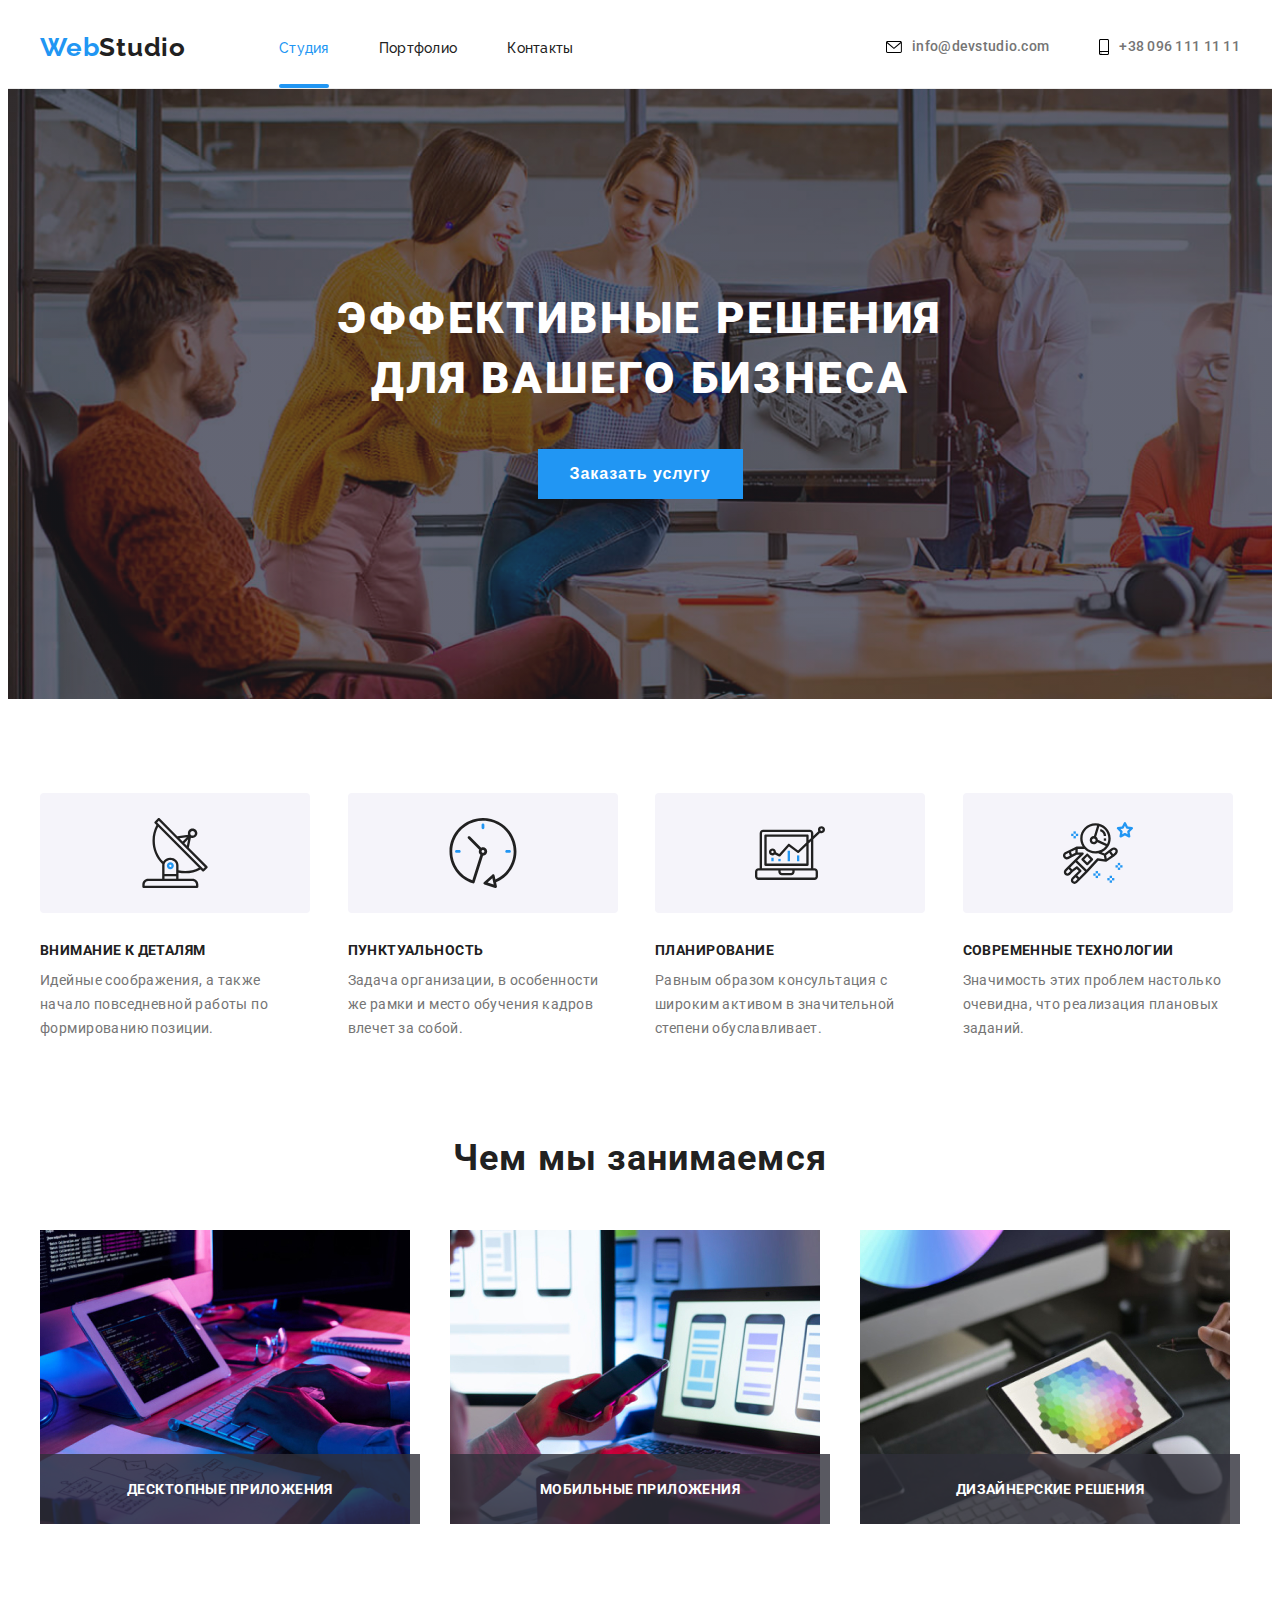
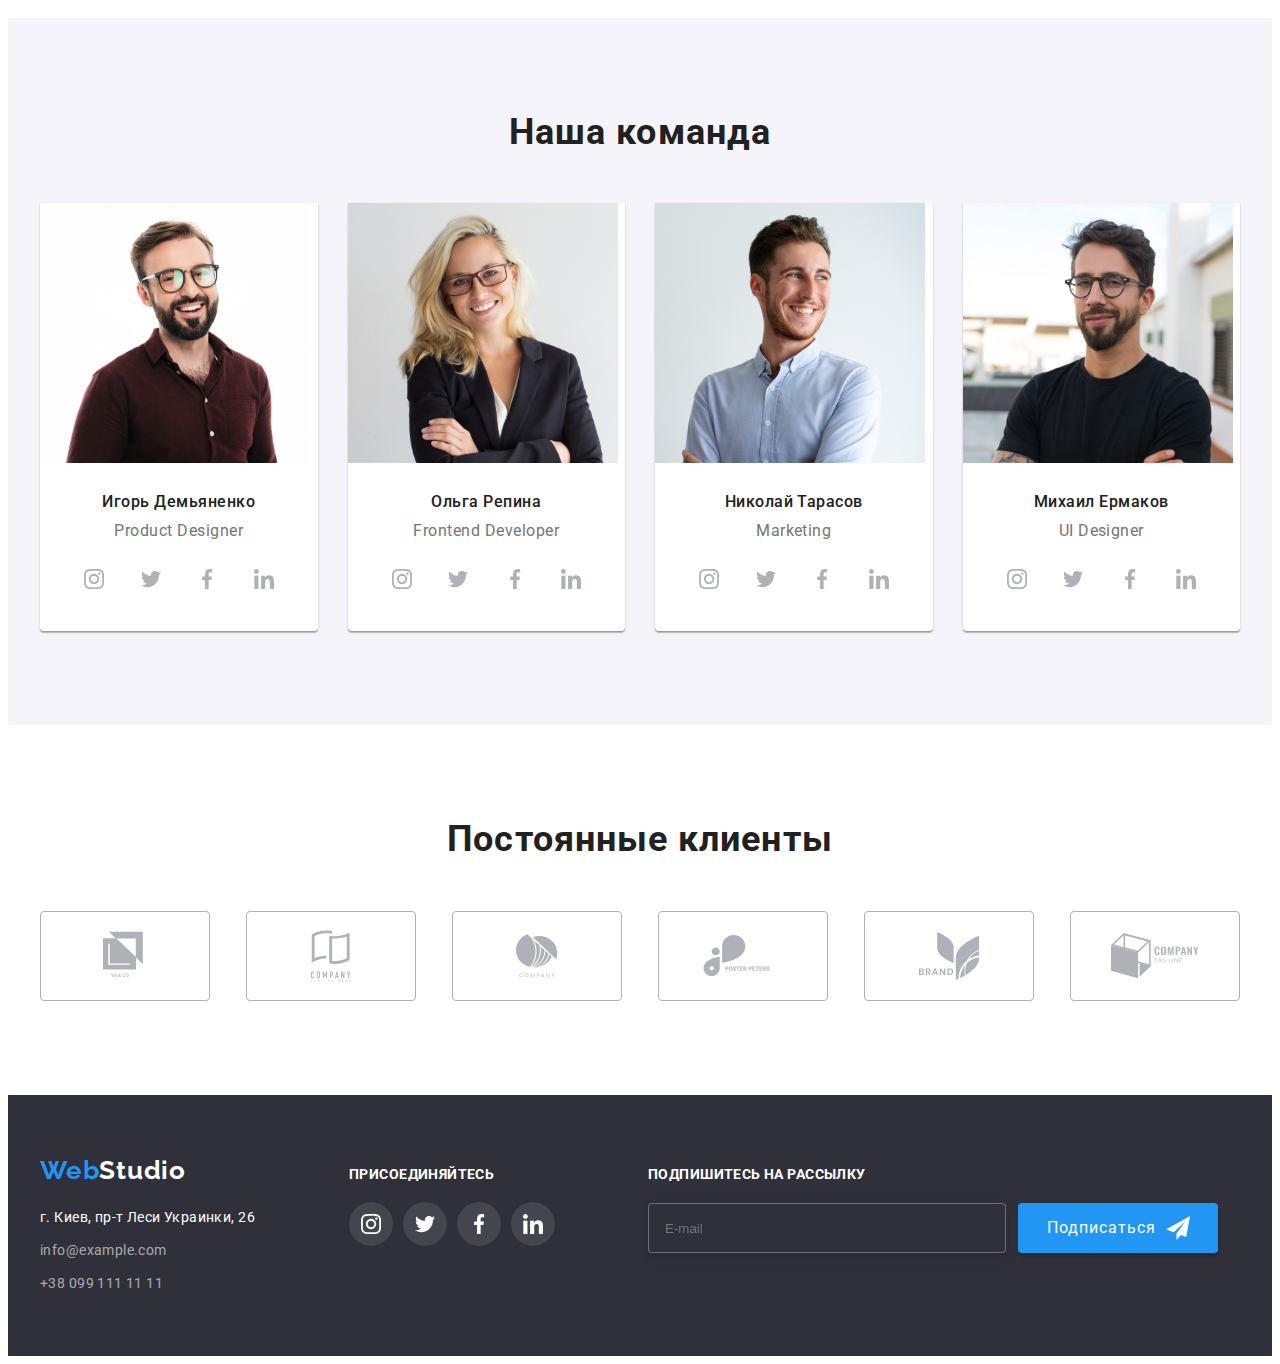
<file: index.html>
<!DOCTYPE html>
<html lang="ru">
  <head>
    <meta charset="UTF-8" />
    <meta http-equiv="X-UA-Compatible" content="IE=edge" />
    <meta name="viewport" content="width=device-width, initial-scale=1.0" />
    <title>Студия</title>
    <link rel="preconnect" href="https://fonts.gstatic.com">
    <link href="https://fonts.googleapis.com/css2?family=Raleway:wght@700&family=Roboto:wght@400;500;700;900&display=swap" rel="stylesheet">
    <link rel="stylesheet" href="https://cdnjs.cloudflare.com/ajax/libs/modern-normalize/1.0.0/modern-normalize.min.css" integrity="sha512-ISS7cAi1PEhQ8jnbJpJZMd29NlhNj4AWYyLOSp2CE/CsHxTCu+r+t0D2yoJudVrd0/8fTVPUVDzY5Tvli75u/g==" crossorigin="anonymous" />
    <link rel="stylesheet" href="./css/styles.css">
  </head>

  <body>
    <header class="header ">
        <div class="container">
            <nav class="navigation">
                <a class="logo link" href="" lang="en">Web<span class="logo-dark">Studio</span></a>
                <ul class="navigation-list list">
                    <li class="navigation-item">
                        <a class="navigation-link link current active" href="./index.html">Студия</a>
                    </li>
                    <li class="navigation-item">
                        <a class="navigation-link link" href="./portfolio.html">Портфолио</a>
                    </li>
                    <li class="navigation-item">
                        <a class="navigation-link link" href="">Контакты</a>
                    </li>
                </ul>
            </nav>
            <a class="mail-link link" href="mailto:info@devstudio.com" lang="en">
                <svg class="mail-link-icon" width="16" height="12">
                    <use href="./images/icons.svg#icon-mail"></use>
                </svg>
                info@devstudio.com
            </a>
            <a class="tel-link link" href="tel:+380961111111">
                <svg class="tel-link-icon" width="10" height="16">
                    <use href="./images/icons.svg#icon-smartphone"></use>
                </svg>
                +38 096 111 11 11
            </a>
        </div>
    </header>

    <main>
        <!--HERO-->
        <section class="hero">
            <div class="container">
                <h1 class="hero-title">ЭФФЕКТИВНЫЕ РЕШЕНИЯ ДЛЯ ВАШЕГО БИЗНЕСА</h1>
                <button class="mdl-button" type="button" data-modal-open>Заказать услугу</button>
            </div>
        </section>
        <!--ADVANTAGES-->
        <section class="advantages">
            <div class="container">
                <h2 class="visually-hidden">Наши преимущества</h2>
                <ul class="advantages-list list">
                    <li class="advantages-list-item">
                        <div class="advantages-list-container">
                            <svg class="advantages-list-icon" width="70" height="70">
                                <use href="./images/icons.svg#icon-antenna"></use>
                            </svg>
                        </div>
                        <h3 class="advantages-title">Внимание к деталям</h3>
                        <p class="advantages-text">Идейные соображения, а также начало повседневной работы по формированию позиции.</p>
                    </li>
                    <li class="advantages-list-item">
                        <div class="advantages-list-container">
                            <svg class="advantages-list-icon" width="70" height="70">
                                <use href="./images/icons.svg#icon-clock"></use>
                            </svg>
                        </div>
                        <h3 class="advantages-title">Пунктуальность</h3>
                        <p class="advantages-text">Задача организации, в особенности же рамки и место обучения кадров влечет за собой.</p>
                    </li>
                    <li class="advantages-list-item">
                        <div class="advantages-list-container">
                            <svg class="advantages-list-icon" width="70" height="70">
                                <use href="./images/icons.svg#icon-diagram"></use>
                            </svg>
                        </div>
                        <h3 class="advantages-title">Планирование</h3>
                        <p class="advantages-text">Равным образом консультация с широким активом в значительной степени обуславливает.</p>
                    </li>
                    <li class="advantages-list-item">
                        <div class="advantages-list-container">
                            <svg class="advantages-list-icon" width="70" height="70">
                                <use href="./images/icons.svg#icon-astronaut"></use>
                            </svg>
                        </div>
                        <h3 class="advantages-title">Современные технологии</h3>
                        <p class="advantages-text">Значимость этих проблем настолько очевидна, что реализация плановых заданий.</p>
                    </li>
                </ul>
            </div>
        </section>
        <!--ABOUT-->
        <section class="about">
            <div class="container">
                <h2 class="title">Чем мы занимаемся</h2>
                <ul class="about-list list">
                    <li class="about-list-item">
                        <div class="about-list-container">
                            <img class="about-list-img" src="./images/About/about-img-3.jpg" alt="разработчик выбирает цветовую гамму на графическом планшете" width="370" height="294">
                            <p class="about-list-text">Десктопные приложения</p>
                        </div>
                    </li>
                    <li class="about-list-item">
                        <div class="about-list-container">
                            <img class="about-list-img" src="./images/About/about-img-1.jpg" alt="разработчик печатает код по блок-схеме" width="370" height="294">
                            <p class="about-list-text">Мобильные приложения</p>
                        </div>
                    </li>
                    <li class="about-list-item">
                        <div class="about-list-container">
                            <img class="about-list-img" src="./images/About/about-img-2.jpg" alt="разработчик продумывает интерфейс под мобильные устройства" width="370" height="294">
                            <p class="about-list-text">Дизайнерские решения</p>
                        </div>
                    </li>
                </ul>
            </div>
        </section>
        <!--TEAM-->
        <section class="team">
            <div class="container">
                <h2 class="title">Наша команда</h2>
                <ul class="team-list list">
                    <li class="team-list-item">
                        <img class="team-list-img" src="./images/Team/team-img-1.jpg" alt="Мужчина улыбается" width="270" height="260">
                        <div class="team-list-container">
                            <h3 class="team-list-title">Игорь Демьяненко</h3>
                            <p class="team-list-text" lang="en">Product Designer</p>
                            <ul class="social-list list">
                                <li class="social-list-item">
                                    <a href="" class="social-list-link link">
                                        <svg class="social-list-icon" width="20" height="20">
                                            <use href="./images/icons.svg#icon-instagram"></use>
                                        </svg>
                                    </a>
                                </li>
                                <li class="social-list-item">
                                    <a href="" class="social-list-link link">
                                        <svg class="social-list-icon" width="20" height="20">
                                            <use href="./images/icons.svg#icon-twitter"></use>
                                        </svg>
                                    </a>
                                </li>
                                <li class="social-list-item">
                                    <a href="" class="social-list-link link">
                                        <svg class="social-list-icon" width="20" height="20">
                                            <use href="./images/icons.svg#icon-facebook"></use>
                                        </svg>
                                    </a>
                                </li>
                                <li class="social-list-item">
                                    <a href="" class="social-list-link link">
                                        <svg class="social-list-icon" width="20" height="20">
                                            <use href="./images/icons.svg#icon-linkedin"></use>
                                        </svg>
                                    </a>
                                </li>
                            </ul>
                        </div>
                    </li>
                    <li class="team-list-item">
                        <img class="team-list-img" src="./images/Team/team-img-2.jpg" alt="Женщина улыбается" width="270" height="260">
                        <div class="team-list-container">
                            <h3 class="team-list-title">Ольга Репина</h3>
                            <p class="team-list-text" lang="en">Frontend Developer</p>
                            <ul class="social-list list">
                                <li class="social-list-item">
                                    <a href="" class="social-list-link link">
                                        <svg class="social-list-icon" width="20" height="20">
                                            <use href="./images/icons.svg#icon-instagram"></use>
                                        </svg>
                                    </a>
                                </li>
                                <li class="social-list-item">
                                    <a href="" class="social-list-link link">
                                        <svg class="social-list-icon" width="20" height="20">
                                            <use href="./images/icons.svg#icon-twitter"></use>
                                        </svg>
                                    </a>
                                </li>
                                <li class="social-list-item">
                                    <a href="" class="social-list-link link">
                                        <svg class="social-list-icon" width="20" height="20">
                                            <use href="./images/icons.svg#icon-facebook"></use>
                                        </svg>
                                    </a>
                                </li>
                                <li class="social-list-item">
                                    <a href="" class="social-list-link link">
                                        <svg class="social-list-icon" width="20" height="20">
                                            <use href="./images/icons.svg#icon-linkedin"></use>
                                        </svg>
                                    </a>
                                </li>
                            </ul>
                        </div>
                    </li>
                    <li class="team-list-item">
                        <img class="team-list-img" src="./images/Team/team-img-3.jpg" alt="Мужчина улыбается" width="270" height="260">
                        <div class="team-list-container">
                            <h3 class="team-list-title">Николай Тарасов</h3>
                            <p class="team-list-text" lang="en">Marketing</p>
                            <ul class="social-list list">
                                <li class="social-list-item">
                                    <a href="" class="social-list-link link">
                                        <svg class="social-list-icon" width="20" height="20">
                                            <use href="./images/icons.svg#icon-instagram"></use>
                                        </svg>
                                    </a>
                                </li>
                                <li class="social-list-item">
                                    <a href="" class="social-list-link link">
                                        <svg class="social-list-icon" width="20" height="20">
                                            <use href="./images/icons.svg#icon-twitter"></use>
                                        </svg>
                                    </a>
                                </li>
                                <li class="social-list-item">
                                    <a href="" class="social-list-link link">
                                        <svg class="social-list-icon" width="20" height="20">
                                            <use href="./images/icons.svg#icon-facebook"></use>
                                        </svg>
                                    </a>
                                </li>
                                <li class="social-list-item">
                                    <a href="" class="social-list-link link">
                                        <svg class="social-list-icon" width="20" height="20">
                                            <use href="./images/icons.svg#icon-linkedin"></use>
                                        </svg>
                                    </a>
                                </li>
                            </ul>
                        </div>
                    </li>
                    <li class="team-list-item">
                        <img class="team-list-img" src="./images/Team/team-img-4.jpg" alt="Мужчина улыбается" width="270" height="260">
                        <div class="team-list-container">
                            <h3 class="team-list-title">Михаил Ермаков</h3>
                            <p class="team-list-text" lang="en">UI Designer</p>
                            <ul class="social-list list">
                                <li class="social-list-item">
                                    <a href="" class="social-list-link link">
                                        <svg class="social-list-icon" width="20" height="20">
                                            <use href="./images/icons.svg#icon-instagram"></use>
                                        </svg>
                                    </a>
                                </li>
                                <li class="social-list-item">
                                    <a href="" class="social-list-link link">
                                        <svg class="social-list-icon" width="20" height="20">
                                            <use href="./images/icons.svg#icon-twitter"></use>
                                        </svg>
                                    </a>
                                </li>
                                <li class="social-list-item">
                                    <a href="" class="social-list-link link">
                                        <svg class="social-list-icon" width="20" height="20">
                                            <use href="./images/icons.svg#icon-facebook"></use>
                                        </svg>
                                    </a>
                                </li>
                                <li class="social-list-item">
                                    <a href="" class="social-list-link link">
                                        <svg class="social-list-icon" width="20" height="20">
                                            <use href="./images/icons.svg#icon-linkedin"></use>
                                        </svg>
                                    </a>
                                </li>
                            </ul>
                        </div>
                    </li>
                </ul>
            </div>
        </section>
        <!--CLIENTS-->
        <section class="clients">
            <div class="container">
                <h2 class="title">Постоянные клиенты</h2>
                <ul class="clients-list list">
                    <li class="clients-list-item">
                        <a class="clients-list-link link" href="">
                            <svg class="clients-list-icon" width="44" height="50">
                                <use href="./images/icons.svg#icon-logo-1"></use>
                            </svg>
                        </a> 
                    </li>
                    <li class="clients-list-item">
                        <a class="clients-list-link link" href="">
                            <svg class="clients-list-icon" width="40" height="52">
                                 <use href="./images/icons.svg#icon-logo-2"></use>
                            </svg>
                        </a> 
                    </li>
                    <li class="clients-list-item">
                        <a class="clients-list-link link" href="">
                            <svg class="clients-list-icon"  width="42" height="44">
                                <use href="./images/icons.svg#icon-logo-3"></use>
                            </svg>
                        </a> 
                    </li>
                    <li class="clients-list-item">
                        <a class="clients-list-link link" href="">
                            <svg class="clients-list-icon" width="80" height="42">
                                <use href="./images/icons.svg#icon-logo-4"></use>
                            </svg>
                        </a> 
                    </li>
                    <li class="clients-list-item">
                        <a class="clients-list-link link" href="">
                            <svg class="clients-list-icon" width="60" height="48">
                                <use href="./images/icons.svg#icon-logo-5"></use>
                            </svg>
                        </a> 
                    </li>
                    <li class="clients-list-item">
                        <a class="clients-list-link link" href="">
                            <svg class="clients-list-icon" width="88" height="46">
                                <use href="./images/icons.svg#icon-logo-6"></use>
                            </svg>
                        </a> 
                    </li>
                </ul>
            </div>
        </section>
    </main>

    <footer class="footer">
        <div class="container footer-container">
            <div class="footer-logo">
                <a class="logo link" href="" lang="en">Web<span class="logo-light">Studio</span></a>
                <address class="address">
                    <ul class="footer-logo-list list">
                        <li class="footer-logo-list-item">
                            <a class="footer-logo-address-link link" href="https://goo.gl/maps/xJWcs8123eFVmAcb9" target="_blank" rel="noopener noreferrer">г. Киев, пр-т Леси Украинки, 26</a></li>
                        <li class="footer-logo-list-item">
                            <a class="footer-logo-mail-link link" href="mailto:info@example.com" lang="en">info@example.com</a></li>
                        <li class="footer-logo-list-item">
                            <a class="footer-logo-tel-link link" href="tel:+380991111111">+38 099 111 11 11</a></li>
                    </ul>
                </address>
            </div>
            <div class="footer-social">
                <p class="footer-social-title">Присоединяйтесь</p>
                <ul class="footer-social-list list">
                    <li class="footer-social-item">
                        <a href="" class="footer-social-link link">
                            <svg class="footer-social-icon" width="20" height="20">
                                <use href="./images/icons.svg#icon-instagram"></use>
                            </svg>
                        </a>
                    </li>
                    <li class="footer-social-item">
                        <a href="" class="footer-social-link link">
                            <svg class="footer-social-icon" width="20" height="20">
                                <use href="./images/icons.svg#icon-twitter"></use>
                            </svg>
                        </a>
                    </li>
                    <li class="footer-social-item">
                        <a href="" class="footer-social-link link">
                            <svg class="footer-social-icon" width="20" height="20">
                                <use href="./images/icons.svg#icon-facebook"></use>
                            </svg>
                        </a>
                    </li>
                    <li class="footer-social-item">
                        <a href="" class="footer-social-link link">
                            <svg class="footer-social-icon" width="20" height="20">
                                <use href="./images/icons.svg#icon-linkedin"></use>
                            </svg>
                        </a>
                    </li>
                </ul>
            </div>
            <div class="footer-send">
                <p class="footer-form-text">Подпишитесь на рассылку</p>
                <form action="" class="footer-form">
                    <input type="email" name="user-email" class="footer-form-input" placeholder="E-mail">
                    <button type="submit" class="footer-form-submit-btn">
                        Подписаться
                        <svg class="footer-form-icon" height="24" width="24">
                            <use href="./images/icons.svg#icon-send"></use>
                        </svg>
                    </button>
                </form>
            </div>
        </div>
    </footer>
    <div class="backdrop is-hidden" data-modal>
        <div class="modal">
            <button type="button" class="modal-close-btn" data-modal-close>
                <svg class="modal-close-icon" width="11" height="11">
                    <use href="./images/icons.svg#icon-Vector"></use>
                </svg>
            </button>
            <p class="modal-form-title">Оставьте свои данные, мы вам перезвоним</p>
            <form action="#" class="modal-form">
                <label for="" class="modal-form-field">
                    Имя
                    <div class="modal-form-input-wrapper">
                        <input name="user-name" type="text" class="modal-form-input" required minlength="2">
                        <svg class="modal-form-icon" height="18" width="18">
                            <use href="./images/icons.svg#icon-person-form"></use>
                        </svg>
                    </div>
                </label>
                <label for="" class="modal-form-field">
                    Телефон
                    <div class="modal-form-input-wrapper">
                        <input name="user-tel" type="tel" class="modal-form-input" required 
                        pattern="[0-9]{3}-[0-9]{3}-[0-9]{2}-[0-9]{2}" title="096-111-11-11">
                        <svg class="modal-form-icon" height="18" width="18">
                            <use href="./images/icons.svg#icon-phone-form"></use>
                        </svg>
                    </div>
                </label>
                <label for="" class="modal-form-field">
                    Почта
                    <div class="modal-form-input-wrapper">
                        <input name="user-mail" type="email" class="modal-form-input">
                        <svg class="modal-form-icon" height="18" width="18">
                            <use href="./images/icons.svg#icon-email-form"></use>
                        </svg>
                    </div>
                </label>
                <label for="" class="modal-form-field">
                    Комментарий
                    <textarea name="user-message" class="modal-form-message" placeholder="Введите текст"></textarea>
                </label>
                <input id="user-term" type="checkbox" name="user-term" class="modal-form-term visually-hidden">
                <label for="user-term" class="modal-form-check-desc">Соглашаюсь с рассылкой и принимаю&nbsp;<a class="modal-form-link link" href="">Условия договора</a></label>
                <button class="modal-form-submit-button">Отправить</button>
            </form>
        </div>
    </div>
    <script src="./js/modal.js"></script>
  </body>
</html>
</file>
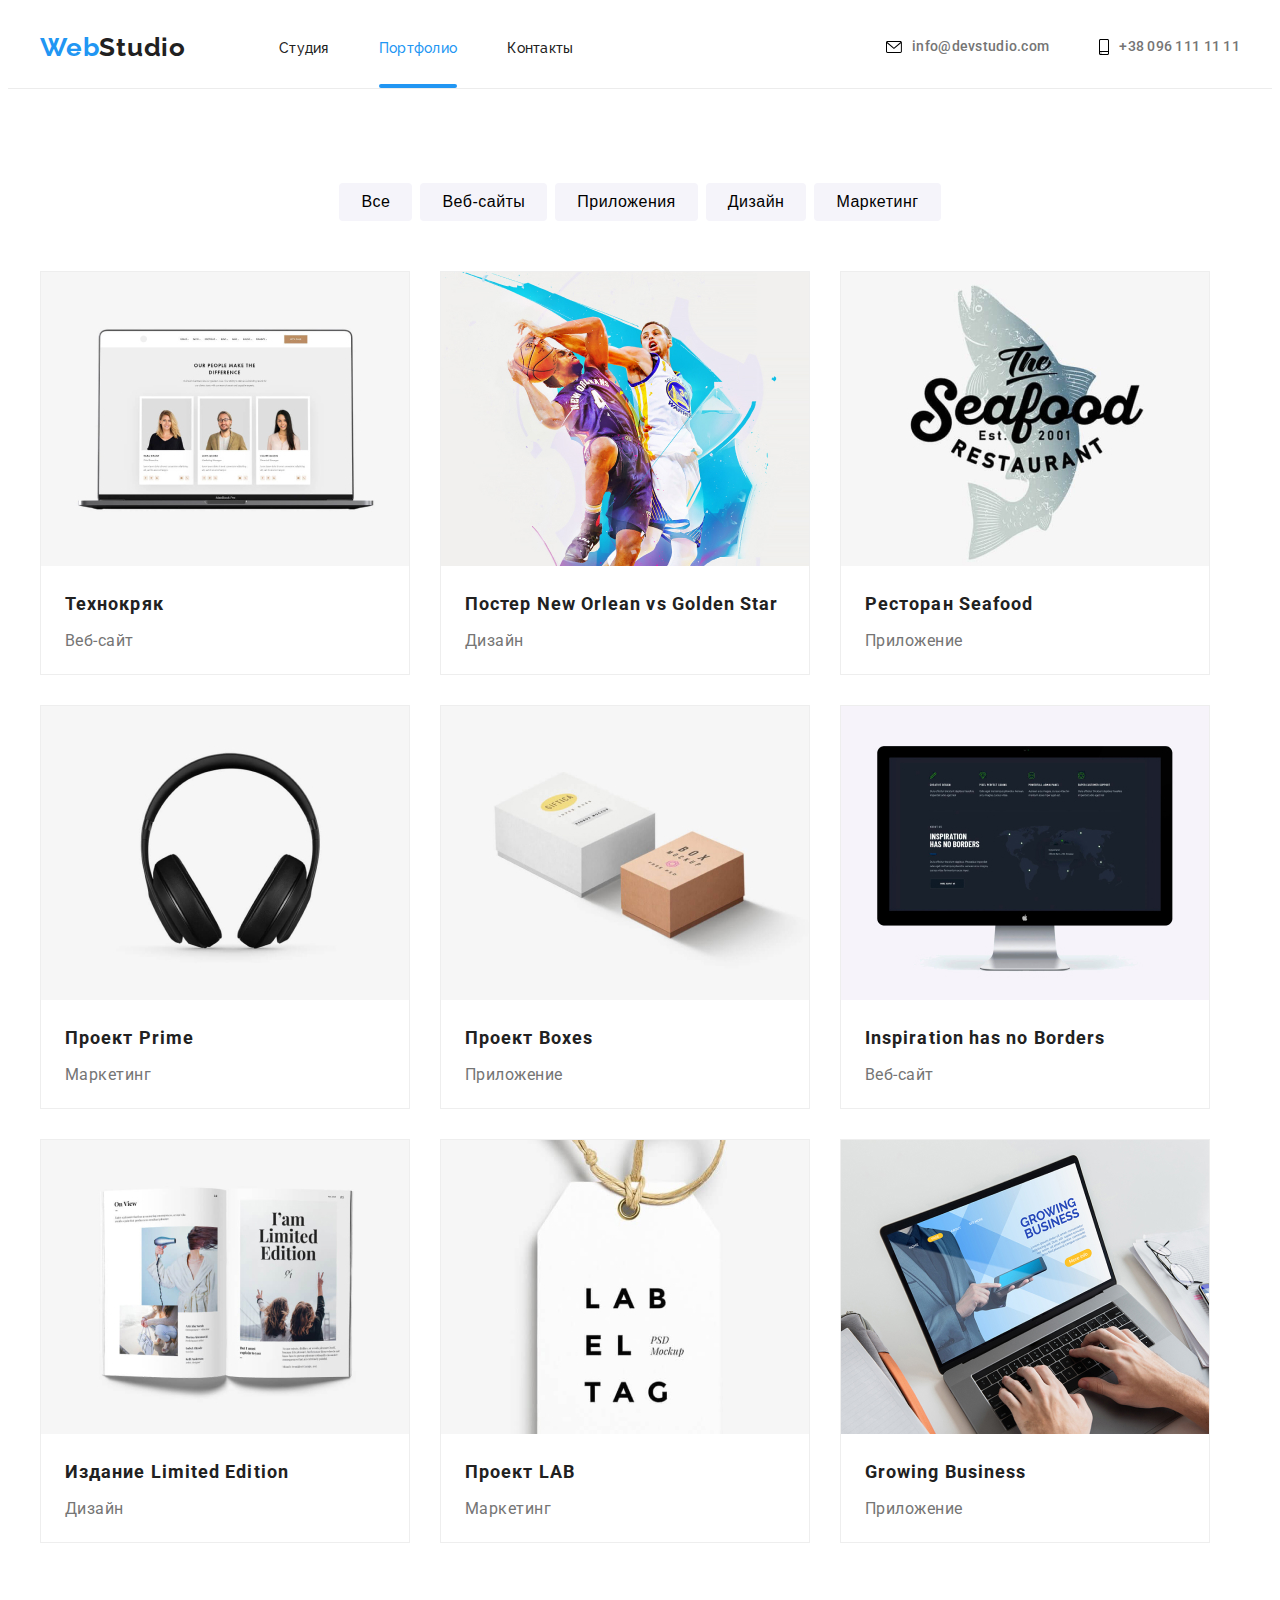
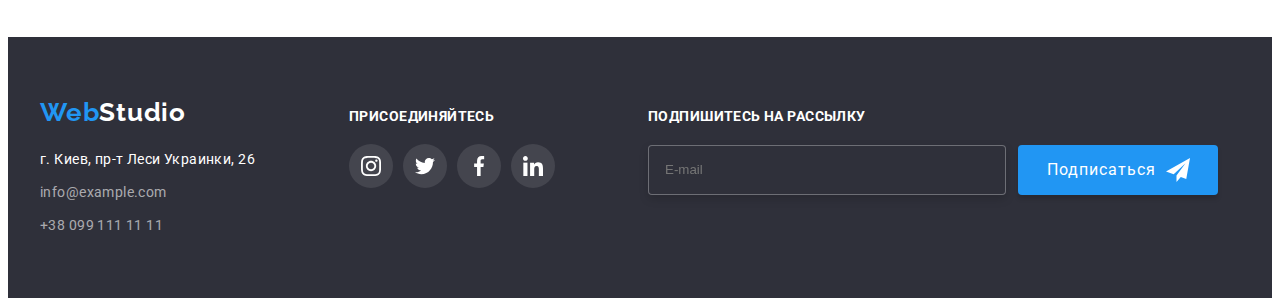
<file: portfolio.html>
<!DOCTYPE html>
<html lang="ru">
  <head>
    <meta charset="UTF-8" />
    <meta http-equiv="X-UA-Compatible" content="IE=edge" />
    <meta name="viewport" content="width=device-width, initial-scale=1.0" />
    <title>Студия</title>
    <link rel="preconnect" href="https://fonts.gstatic.com">
    <link href="https://fonts.googleapis.com/css2?family=Raleway:wght@700&family=Roboto:wght@400;500;700;900&display=swap" rel="stylesheet">
    <link rel="stylesheet" href="https://cdnjs.cloudflare.com/ajax/libs/modern-normalize/1.0.0/modern-normalize.min.css" integrity="sha512-ISS7cAi1PEhQ8jnbJpJZMd29NlhNj4AWYyLOSp2CE/CsHxTCu+r+t0D2yoJudVrd0/8fTVPUVDzY5Tvli75u/g==" crossorigin="anonymous" />
    <link rel="stylesheet" href="./css/styles.css">
  </head>

  <body>
    <header class="header">
        <div class="container">
            <nav class="navigation">
                <a class="logo link" href="./index.html" lang="en">Web<span class="logo-dark">Studio</span></a>
                <ul class="navigation-list list">
                    <li class="navigation-item">
                        <a class="navigation-link link" href="./index.html">Студия</a>
                    </li>
                    <li class="navigation-item">
                        <a class="navigation-link link current active" href="./portfolio.html">Портфолио</a>
                    </li>
                    <li class="navigation-item">
                        <a class="navigation-link link" href="">Контакты</a>
                    </li>
                </ul>
            </nav>
            <a class="mail-link link" href="mailto:info@devstudio.com" lang="en">
                <svg class="mail-link-icon" width="16" height="12">
                    <use href="./images/icons.svg#icon-mail"></use>
                </svg>
                info@devstudio.com
            </a>
            <a class="tel-link link" href="tel:+380961111111">
                <svg class="tel-link-icon" width="10" height="16">
                    <use href="./images/icons.svg#icon-smartphone"></use>
                </svg>
                +38 096 111 11 11
            </a>
        </div>
    </header>

    <main>
        <!--CARDS SORTING-->
        <section class="cards-sorting">
            <div class="container">
                <h2 class="visually-hidden">Сортировка карточек</h2>
                <ul class="cards-sorting-list list">
                    <li class="cards-sorting-list-item">
                        <button class="sort-button" type="button">Все</button>
                    </li>
                    <li class="cards-sorting-list-item">
                        <button class="sort-button" type="button">Веб-сайты</button>
                    </li>
                    <li class="cards-sorting-list-item">
                        <button class="sort-button" type="button">Приложения</button>
                    </li>
                    <li class="cards-sorting-list-item">
                        <button class="sort-button" type="button">Дизайн</button>
                    </li>
                    <li class="cards-sorting-list-item">
                        <button class="sort-button" type="button">Маркетинг</button>
                    </li>
                </ul>
            </div>
        </section>
        <!--CARDS-->
        <section class="cards">
            <div class="container">
                <h2 class="visually-hidden">Карточки</h2>
                <ul class="cards-list list">
                    <li class="cards-list-item">
                        <a class="cards-list-link link" href="">
                            <div class="overlay-container">
                                <img class="cards-list-img" src="./images/Cards/cards-img-1.jpg" alt="Ноутбук с открытым веб-сайтом" width="370" height="294">
                                <p class="overlay">Технокряк это современная площадка распространения коронавируса. Компании используют эту платформу для цифрового шпионажа и атак на защищённые сервера конкурентов.</p>
                            </div>
                            <div class="cards-list-container">
                                <h3 class="cards-list-title">Технокряк</h3>
                                <p class="cards-list-text">Веб-сайт</p>
                            </div>
                        </a>
                    </li>
                    <li class="cards-list-item">
                        <a class="cards-list-link link" href="">
                            <div class="overlay-container">
                                <img class="cards-list-img" src="./images/Cards/cards-img-2.jpg" alt="Постер с баскетболистами" width="370" height="294">
                                <p class="overlay">Lorem ipsum dolor sit amet consectetur adipisicing elit. Consectetur itaque voluptates ipsam fugiat ea aliquam, molestiae omnis, ducimus, quisquam odit cum perferendis cumque maxime corporis facere illum iste eveniet. Repellat?</p>
                            </div>
                            <div class="cards-list-container">
                                <h3 class="cards-list-title">Постер New Orlean vs Golden Star</h3>
                                <p class="cards-list-text">Дизайн</p>
                            </div>
                        </a>
                    </li>
                    <li class="cards-list-item">
                        <a class="cards-list-link link" href="">
                            <div class="overlay-container">
                                <img class="cards-list-img" src="./images/Cards/cards-img-3.jpg" alt="Логотип ресторана морепродуктов" width="370" height="294">
                                <p class="overlay">Lorem ipsum dolor sit amet consectetur adipisicing elit. Consectetur itaque voluptates ipsam fugiat ea aliquam, molestiae omnis, ducimus, quisquam odit cum perferendis cumque maxime corporis facere illum iste eveniet. Repellat?</p>
                            </div>
                            <div class="cards-list-container">
                                <h3 class="cards-list-title">Ресторан Seafood</h3>
                                <p class="cards-list-text">Приложение</p>
                            </div>
                        </a>
                    </li>
                    <li class="cards-list-item">
                        <a class="cards-list-link link" href="">
                            <div class="overlay-container">
                                <img class="cards-list-img" src="./images/Cards/cards-img-4.jpg" alt="Наушники" width="370" height="294">
                                <p class="overlay">Lorem ipsum dolor sit amet consectetur adipisicing elit. Consectetur itaque voluptates ipsam fugiat ea aliquam, molestiae omnis, ducimus, quisquam odit cum perferendis cumque maxime corporis facere illum iste eveniet. Repellat?</p>
                            </div>
                            <div class="cards-list-container">
                                <h3 class="cards-list-title">Проект Prime</h3>
                                <p class="cards-list-text">Маркетинг</p>
                            </div>
                        </a>
                    </li>
                    <li class="cards-list-item">
                        <a class="cards-list-link link" href="">
                            <div class="overlay-container">
                                <img class="cards-list-img" src="./images/Cards/cards-img-5.jpg" alt="Две коробки, белая и бежевая" width="370" height="294">
                                <p class="overlay">Lorem ipsum dolor sit amet consectetur adipisicing elit. Consectetur itaque voluptates ipsam fugiat ea aliquam, molestiae omnis, ducimus, quisquam odit cum perferendis cumque maxime corporis facere illum iste eveniet. Repellat?</p>
                            </div>
                            <div class="cards-list-container">
                                <h3 class="cards-list-title">Проект Boxes</h3>
                                <p class="cards-list-text">Приложение</p>
                            </div>
                        </a>
                    </li>
                    <li class="cards-list-item">
                        <a class="cards-list-link link" href="">
                            <div class="overlay-container">
                                <img class="cards-list-img" src="./images/Cards/cards-img-6.jpg" alt="Компьютер с открытым веб-сайтом" width="370" height="294">
                                <p class="overlay">Lorem ipsum dolor sit amet consectetur adipisicing elit. Consectetur itaque voluptates ipsam fugiat ea aliquam, molestiae omnis, ducimus, quisquam odit cum perferendis cumque maxime corporis facere illum iste eveniet. Repellat?</p>
                            </div>
                            <div class="cards-list-container">
                                <h3 class="cards-list-title">Inspiration has no Borders</h3>
                                <p class="cards-list-text">Веб-сайт</p>
                            </div>
                        </a>
                    </li>
                    <li class="cards-list-item">
                        <a class="cards-list-link link" href="">
                            <div class="overlay-container">
                                <img class="cards-list-img" src="./images/Cards/cards-img-7.jpg" alt="Открытый журнал" width="370" height="294">
                                <p class="overlay">Lorem ipsum dolor sit amet consectetur adipisicing elit. Consectetur itaque voluptates ipsam fugiat ea aliquam, molestiae omnis, ducimus, quisquam odit cum perferendis cumque maxime corporis facere illum iste eveniet. Repellat?</p>
                            </div>
                            <div class="cards-list-container">
                                <h3 class="cards-list-title">Издание Limited Edition</h3>
                                <p class="cards-list-text">Дизайн</p>
                            </div>
                        </a>
                    </li>
                    <li class="cards-list-item">
                        <a class="cards-list-link link" href="">
                            <div class="overlay-container">
                                <img class="cards-list-img" src="./images/Cards/cards-img-8.jpg" alt="Бирка" width="370" height="294">
                                <p class="overlay">Lorem ipsum dolor sit amet consectetur adipisicing elit. Consectetur itaque voluptates ipsam fugiat ea aliquam, molestiae omnis, ducimus, quisquam odit cum perferendis cumque maxime corporis facere illum iste eveniet. Repellat?</p>
                            </div>
                            <div class="cards-list-container">
                                <h3 class="cards-list-title">Проект LAB</h3>
                                <p class="cards-list-text">Маркетинг</p>
                            </div>
                        </a>
                    </li>
                    <li class="cards-list-item">
                        <a class="cards-list-link link" href="">
                            <div class="overlay-container">
                                <img class="cards-list-img" src="./images/Cards/cards-img-9.jpg" alt="Мужчина работает за компьютером" width="370" height="294">
                                <p class="overlay">Lorem ipsum dolor sit amet consectetur adipisicing elit. Consectetur itaque voluptates ipsam fugiat ea aliquam, molestiae omnis, ducimus, quisquam odit cum perferendis cumque maxime corporis facere illum iste eveniet. Repellat?</p>
                            </div>
                            <div class="cards-list-container">
                                <h3 class="cards-list-title">Growing Business</h3>
                                <p class="cards-list-text">Приложение</p>
                            </div>
                        </a>
                    </li>
                </ul>
            </div>
        </section>
    </main>
    <footer class="footer">
        <div class="container footer-container">
            <div class="footer-logo">
                <a class="logo link" href="" lang="en">Web<span class="logo-light">Studio</span></a>
                <address class="address">
                    <ul class="footer-logo-list list">
                        <li class="footer-logo-list-item">
                            <a class="footer-logo-address-link link" href="https://goo.gl/maps/xJWcs8123eFVmAcb9" target="_blank" rel="noopener noreferrer">г. Киев, пр-т Леси Украинки, 26</a></li>
                        <li class="footer-logo-list-item">
                            <a class="footer-logo-mail-link link" href="mailto:info@example.com" lang="en">info@example.com</a></li>
                        <li class="footer-logo-list-item">
                            <a class="footer-logo-tel-link link" href="tel:+380991111111">+38 099 111 11 11</a></li>
                    </ul>
                </address>
            </div>
            <div class="footer-social">
                <p class="footer-social-title">Присоединяйтесь</p>
                <ul class="footer-social-list list">
                    <li class="footer-social-item">
                        <a href="" class="footer-social-link link">
                            <svg class="footer-social-icon" width="20" height="20">
                                <use href="./images/icons.svg#icon-instagram"></use>
                            </svg>
                        </a>
                    </li>
                    <li class="footer-social-item">
                        <a href="" class="footer-social-link link">
                            <svg class="footer-social-icon" width="20" height="20">
                                <use href="./images/icons.svg#icon-twitter"></use>
                            </svg>
                        </a>
                    </li>
                    <li class="footer-social-item">
                        <a href="" class="footer-social-link link">
                            <svg class="footer-social-icon" width="20" height="20">
                                <use href="./images/icons.svg#icon-facebook"></use>
                            </svg>
                        </a>
                    </li>
                    <li class="footer-social-item">
                        <a href="" class="footer-social-link link">
                            <svg class="footer-social-icon" width="20" height="20">
                                <use href="./images/icons.svg#icon-linkedin"></use>
                            </svg>
                        </a>
                    </li>
                </ul>
            </div>
            <div class="footer-send">
                <p class="footer-form-text">Подпишитесь на рассылку</p>
                <form action="" class="footer-form">
                    <input type="email" name="user-email" class="footer-form-input" placeholder="E-mail">
                    <button type="submit" class="footer-form-submit-btn">
                        Подписаться
                        <svg class="footer-form-icon" height="24" width="24">
                            <use href="./images/icons.svg#icon-send"></use>
                        </svg>
                    </button>
                </form>
            </div>
        </div>
    </footer>
  </body>
</html>
</file>
<file: css/styles.css>
:root {
    --main-font: 'Roboto', sans-serif;
    --secondary-font: 'Raleway', sans-serif;
    --accent-color: #2196F3;
}

body {
    font-family: var(--main-font);
    color: #212121
}

h1,
h2,
h3,
h4,
h5,
h6,
p {
    margin: 0;
}

ul,
ol {
    margin: 0;
    padding: 0;
}

img {
    display: block;
}

.visually-hidden {
    position: absolute !important;
    clip: rect(1px 1px 1px 1px); /* IE6, IE7 */
    clip: rect(1px, 1px, 1px, 1px);
    padding: 0 !important;
    border: 0 !important;
    height: 1px !important;
    width: 1px !important;
    overflow: hidden;
  }

.link {
    text-decoration: none;
}

.list {
    list-style: none;
}

.address {
    font-style: normal;
    margin-top: 20px;
}

.title {
    font-style: normal;
    font-weight: 700;
    font-size: 36px;
    line-height: 1.16;
    text-align: center;
    letter-spacing: 0.03em;
}

.logo {
    font-family: var(--secondary-font);
    font-style: normal;
    font-weight: bold;
    font-size: 26px;
    line-height: 1.19;
    letter-spacing: 0.03em;
    color: #2196F3;
    margin-right: 93px;
}

.container {
    width: 1200px;
    margin: 0 auto;
    padding-left: 15px;
    padding-right: 15px;
}

/* =================== HEADER =================== */

.header {
    padding-top: 24px;
    padding-bottom: 25px;
    border-bottom: 1px solid #ECECEC;
}

.header .container {
    display: flex;
    align-items: center;
}

.navigation {
    display: flex;
    align-items: center;
}

.navigation-list {
    display: flex;
    align-items: center;
}

.logo-dark {
    color: #212121;
}

.navigation-item:not(:last-child) {
    margin-right: 50px;
}

.navigation-link {
    position: relative;
    font-family: var(--secondary-font);
    font-weight: 500;
    font-size: 14px;
    line-height: 1.14;
    letter-spacing: 0.02em;
    color: #212121;
    padding-bottom: 32px;
    transition: color 250ms cubic-bezier(0.4, 0, 0.2, 1);
}

.navigation-link:hover,
.navigation-link:focus{
    color: var(--accent-color);
}

.mail-link {
    display: flex;
    align-items: center;
    justify-content: center;
    font-weight: 500;
    font-size: 14px;
    line-height: 1.14;
    letter-spacing: 0.02em;
    color: #757575;
    margin-left: auto;
    margin-right: 50px;
    transition: color 250ms cubic-bezier(0.4, 0, 0.2, 1);
}

.mail-link-icon {
    margin-right: 10px;
    transition: fill 250ms cubic-bezier(0.4, 0, 0.2, 1);
}

.mail-link:hover ,
.mail-link:focus {
    color: var(--accent-color);
}

.mail-link:hover .mail-link-icon,
.mail-link:focus .mail-link-icon {
    fill: var(--accent-color);
}

.tel-link {
    display: flex;
    justify-content: center;
    align-items: center;
    font-weight: 500;
    font-size: 14px;
    line-height: 1.14;
    letter-spacing: 0.02em;
    color: #757575;
    transition: color 250ms cubic-bezier(0.4, 0, 0.2, 1);
}

.tel-link-icon {
    margin-right: 10px;
    transition: fill 250ms cubic-bezier(0.4, 0, 0.2, 1);
}

.tel-link:hover .tel-link-icon,
.tel-link:focus .tel-link-icon {
    fill: var(--accent-color);
}

.tel-link:hover,
.tel-link:focus {
    color: var(--accent-color);
}

.current {
    color: var(--accent-color);
}
 
.active::after {
    position: absolute;
    content: "";
    display: inline;
    width: 100%;
    height: 4px;
    background: var(--accent-color);
    border-radius: 2px;
    bottom: 0px;
    left: 0px;
}

/* =================== END HEADER =================== */

/* =================== HERO =================== */

.hero {
    background: #C4C4C4;
    background-image: linear-gradient(rgba(47, 48, 58, 0.4), rgba(47, 48, 58, 0.4)), url(../images/Hero/Hero-img.jpg);
    padding-top: 200px;
    padding-bottom: 200px;
    background-repeat: no-repeat;
    background-size: cover;
    max-width: 1600px;
    margin: 0 auto;
}

.hero-title {
    font-style: normal;
    font-weight: 900;
    font-size: 44px;
    line-height: 1.36;
    text-align: center;
    letter-spacing: 0.06em;
    text-transform: uppercase;
    color: #FFFFFF;
    flex-wrap: wrap;
    width: 696px;
    height: 120px;
    margin: 0 auto;
    margin-bottom: 40px;
}

.mdl-button {
    font-style: normal;
    font-weight: bold;
    font-size: 16px;
    line-height: 1.87;
    display: flex;
    align-items: center;
    text-align: center;
    letter-spacing: 0.06em;
    background-color: #2196F3;
    color: #FFFFFF;
    cursor: pointer;
    height: 50px;
    padding-top: 10px;
    padding-bottom: 10px;
    padding-left: 32px;
    padding-right: 32px;
    margin: 0 auto;
    border: none;
}

/* =================== END HERO =================== */

/* =================== ADVANTAGES =================== */

.advantages {
    padding-top: 94px;
    padding-bottom: 47px;
}

.advantages-list {
    display: flex;
    align-items: center;
    margin-left: -30px;
}

.advantages-list-item {
    margin-left: 30px;
    flex-basis: calc(100% / 3 - 30px);
}

.advantages-title {
    font-style: normal;
    font-weight: 700;
    font-size: 14px;
    line-height: 1.14;
    letter-spacing: 0.03em;
    text-transform: uppercase;
    width: 270px;
    height: 16px;
    margin-bottom: 10px;
}

.advantages-text {
    font-size: 14px;
    line-height: 1.71;
    letter-spacing: 0.03em;
    color: #757575;
    width: 270px;
    height: 75px;   
}

.advantages-list-container {
    width: 270px;
    height: 120px;
    background: #F5F4FA;
    border-radius: 4px;
    margin-bottom: 30px;
    display: flex;
    justify-content: center;
    align-items: center;
}


/* =================== ABOUT =================== */

.about {
    padding-top: 47px;
    padding-bottom: 94px;
}

.about-list {
    display: flex;
    align-items: center;
    margin-top: 50px;
    margin-left: -30px;
}

.about-list-item {
    margin-left: 30px;
    flex-basis: calc(100% / 3 - 30px);
}

.about-list-container {
    position: relative;
}

.about-list-text {
    position: absolute;
    bottom: 0px;
    left: 0px;
    padding-top: 27px;
    padding-bottom: 27px;
    font-family: var(--main-font);
    font-weight: bold;
    font-size: 14px;
    line-height: 16px;
    text-align: center;
    letter-spacing: 0.03em;
    text-transform: uppercase;
    background: rgba(47, 48, 58, 0.8);
    width: 100%;
    color: #FFFFFF;
}

/* =================== END ABOUT =================== */

/* =================== TEAM =================== */

.team {
    background: #F5F4FA;
    padding-top: 94px;
    padding-bottom: 94px;
}

.team-list {
    margin-top: 50px;
    display: flex;
    align-items: center;
    margin-left: -30px;
}

.team-list-container {
    padding-top: 30px;
    padding-bottom: 30px;
    padding-right: 32px;
    padding-left: 32px;
}

.team-list-item {
    width: 270px;
    height: 428px;
    background: #FFFFFF;
    /* material shadow v1 */
    box-shadow: 0px 1px 3px rgba(0, 0, 0, 0.12), 0px 1px 1px rgba(0, 0, 0, 0.14), 0px 2px 1px rgba(0, 0, 0, 0.2);
    border-radius: 0px 0px 4px 4px;
    margin-left: 30px;
    flex-basis: calc(100% / 4 - 30px);
}

.team-list-title {
    font-style: normal;
    font-weight: 500;
    font-size: 16px;
    line-height: 1.18;
    text-align: center;
    letter-spacing: 0.03em;
    margin-bottom: 10px;
     
}

.team-list-text {
    font-style: normal;
    font-weight: 400;
    font-size: 16px;
    line-height: 1.18;
    text-align: center;
    letter-spacing: 0.03em;
    color: #757575;
    margin-bottom: 16px;
}

.social-list {
    display: flex;
    align-items: center;
    justify-content: space-between;
}

.social-list-link {
    display: flex;
    justify-content: center;
    align-items: center;
    width: 44px;
    height: 44px;
    border-radius: 50%;
    background-color: #fff;
    transition: background-color 250ms cubic-bezier(0.4, 0, 0.2, 1);
}

.social-list-icon {
    fill: #AFB1B8;
}

.social-list-link:hover,
.social-list-link:focus {
    background-color: var(--accent-color);
}

.social-list-link:hover .social-list-icon,
.social-list-link:focus .social-list-icon {
    fill: #FFFFFF;
}

/* =================== END TEAM =================== */

/* =================== CLIENTS =================== */

.clients {
    padding-top: 94px;
    padding-bottom: 94px;
}

.clients-list {
    margin-top: 50px;
    display: flex;
    align-items: center;
    justify-content: space-between;
}

.clients-list-link {
    display: flex;
    align-items: center;
    justify-content: center;
    width: 170px;
    height: 90px;
    border: 1px solid #AFB1B8;
    box-sizing: border-box;
    border-radius: 4px;
    transition: border 250ms cubic-bezier(0.4, 0, 0.2, 1);
}

.clients-list-icon {
    fill: #AFB1B8;
    transition: fill 250ms cubic-bezier(0.4, 0, 0.2, 1);
}

.clients-list-link:hover,
.clients-list-link:focus {
    border: 1px solid var(--accent-color)
}

.clients-list-link:hover .clients-list-icon,
.clients-list-link:focus .clients-list-icon {
    fill: var(--accent-color)
}

/* =================== END CLIENTS =================== */

/* =================== FOOTER =================== */

.footer {
    background: #2F303A;
    padding-top: 60px;
    padding-bottom: 60px;
}

.footer-container {
    display: flex;
    align-items: baseline;
}

.footer-logo {
    margin-right: 70px;
}

.logo-light {
    color: #FFFFFF;
}

.footer-logo-list-item:not(:last-child) {
    margin-bottom: 9px;
}

.footer-logo-address-link {
    font-style: normal;
    font-weight: 400;
    font-size: 14px;
    line-height: 1.71;
    letter-spacing: 0.03em;
    color: #FFFFFF;
}

.footer-logo-mail-link {
    font-style: normal;
    font-weight: 400;
    font-size: 14px;
    line-height: 1.71;
    letter-spacing: 0.03em;
    color: rgba(255, 255, 255, 0.6);
}

.footer-logo-tel-link {
    font-style: normal;
    font-weight: 400;
    font-size: 14px;
    line-height: 1.71;
    letter-spacing: 0.03em;
    color: rgba(255, 255, 255, 0.6);
}

.footer-social {
    margin-right: 93px;
}

.footer-social-list {
    display: flex;
    align-items: center;
    justify-content: space-between;
}

.footer-social-title {
    font-weight: bold;
    font-size: 14px;
    line-height: 16px;
    letter-spacing: 0.03em;
    text-transform: uppercase;
    margin-bottom: 20px;
    color: #FFFFFF;
}

.footer-social-link {
    display: flex;
    justify-content: center;
    align-items: center;
    width: 44px;
    height: 44px;
    border-radius: 50%;
    background: rgba(255, 255, 255, 0.1);
    transition: background-color 250ms cubic-bezier(0.4, 0, 0.2, 1);
}

.footer-social-item:not(:last-child) {
    margin-right: 10px;
}

.footer-social-icon {
    fill: #FFFFFF;
}

.footer-social-link:hover,
.footer-social-link:focus{
    background-color: var(--accent-color);
}

.footer-form-text {
    font-family: var(--main-font);
    font-weight: bold;
    font-size: 14px;
    line-height: 1.14;
    letter-spacing: 0.03em;
    text-transform: uppercase;
    color: #FFFFFF;
    margin-bottom: 20px;
}

.footer-form-text::placeholder {
    font-family: var(--main-font);
    font-size: 16px;
    line-height: 1.25;
    letter-spacing: 0.03em;
    color: rgba(255, 255, 255, 0.6);
}

.footer-form-submit-btn {
    display: flex;
    align-items: center;
    text-align: center;
    width: 200px;
    height: 50px;
    background: #2196F3;
    box-shadow: 0px 4px 4px rgba(0, 0, 0, 0.15);
    border-radius: 4px;
    font-size: 16px;
    font-family: var(--main-font);
    line-height: 1.87;
    letter-spacing: 0.06em;
    color: #FFFFFF;
    padding-top: 10px;
    padding-bottom: 10px;
    padding-right: 28px;
    padding-left: 29px;
    border: none;
    cursor: pointer;
}

.footer-form-icon {
    margin-left: 10px;
}

.footer-form {
    display: flex;
}

.footer-form-input {
    width: 358px;
    height: 50px;
    border: 1px solid rgba(255, 255, 255, 0.3);
    box-sizing: border-box;
    filter: drop-shadow(0px 4px 4px rgba(0, 0, 0, 0.15));
    border-radius: 4px;
    background: #2F303A;
    margin-right: 12px;
    padding-left: 16px;
    color: #FFFFFF;
}

/* =================== END FOOTER ===================*/

/* =================== CARDS SORTING =================== */
.sort-button {
    font-style: normal;
    font-weight: 500;
    font-size: 16px;
    line-height: 1.62;
    text-align: center;
    letter-spacing: 0.03em;
    cursor: pointer;
    padding-top: 6px;
    padding-bottom: 6px;
    padding-right: 22px;
    padding-left: 22px;
    background: #F5F4FA;
    border-radius: 4px;
    border: none;
    transition: background-color 250ms cubic-bezier(0.4, 0, 0.2, 1), color 250ms cubic-bezier(0.4, 0, 0.2, 1), box-shadow 250ms cubic-bezier(0.4, 0, 0.2, 1);
}

.cards-sorting {
    padding-top: 94px;
    padding-bottom: 25px;
}

.cards-sorting-list-item {
    margin-left: 8px;
}

.cards-sorting-list {
    display: flex;
    align-items: center;
    margin-left: -8px;
    justify-content: center;
}

.sort-button:hover,
.sort-button:focus {
    background-color: var(--accent-color);
    color: #FFFFFF;
    box-shadow: 0px 3px 1px rgba(0, 0, 0, 0.1), 0px 1px 2px rgba(0, 0, 0, 0.08), 0px 2px 2px rgba(0, 0, 0, 0.12);
}
/* =================== END CARD SORTING =================== */

/* =================== CARDS =================== */

.cards {
    padding-top: 25px;
    padding-bottom: 94px;
}

.cards-list {
    display: flex;
    align-items: center;
    flex-wrap: wrap;
    margin-top: -30px;
    margin-left: -30px;
}

.cards-list-container {
    padding-bottom: 20px;
    padding-right: 24px;
    padding-left: 24px;
    padding-top: 20px;
}

.cards-list-title {
    font-style: normal;
    font-weight: 700;
    font-size: 18px;
    line-height: 2;
    letter-spacing: 0.06em;
    color: #212121;
    margin-bottom: 4px;
}

.cards-list-text {
    font-style: normal;
    font-weight: 400;
    font-size: 16px;
    line-height: 1.87;
    letter-spacing: 0.03em;
    color: #757575;
}

.cards-list-item {
    width: 370px;
    height: 404px;
    left: 215px;
    top: 262px;
    background: #FFFFFF;
    border: 1px solid #EEEEEE;
    box-sizing: border-box;
    margin-left: 30px;
    margin-top: 30px;
    flex-basis: calc(100% / 9 - 30px);
}

.cards-list-item:hover,
.cards-list-item:focus {
    box-shadow: 0px 1px 1px rgba(0, 0, 0, 0.12), 0px 4px 4px rgba(0, 0, 0, 0.06), 1px 4px 6px rgba(0, 0, 0, 0.16);
}

.overlay-container {
    position: relative;
    overflow: hidden;
}

.overlay {
    position: absolute;
    top: 0px;
    left: 0px;
    background: rgba(33, 150, 243, 0.9);
    padding-top: 63px;
    padding-bottom: 63px;
    padding-left: 24px;
    padding-right: 24px;
    height: 100%;
    width: 100%;
    font-family: var(--main-font);
    font-size: 18px;
    line-height: 1.56;
    letter-spacing: 0.03em;
    color: #FFFFFF;
    transform: translateY(101%);
    transition: transform 250ms cubic-bezier(0.4, 0, 0.2, 1);
}

.cards-list-link:hover .overlay,
.cards-list-link:focus .overlay {
    transform: translateY(0%);
}

/* =================== END CARDS =================== */

/* =================== MODAL =================== */

.backdrop {
    position: fixed;
    top: 0;
    left: 0;
    width: 100vw;
    height: 100vh;
    background: rgba(0, 0, 0, 0.2);
    transition: opacity 250ms cubic-bezier(0.4, 0, 0.2, 1), visibility 250ms cubic-bezier(0.4, 0, 0.2, 1), pointer-events 250ms cubic-bezier(0.4, 0, 0.2, 1)
}

.modal {
    position: absolute;
    top: 50%;
    left: 50%;
    transform: translate(-50%, -50%);
    width: 528px;
    height: 580px;
    background-color: #FFFFFF;
    padding: 40px;
}

.modal-close-btn {
    position: absolute;
    top: 8px;
    right: 8px;
    width: 30px;
    height: 30px;
    background: #FFFFFF;
    border: 1px solid rgba(0, 0, 0, 0.1);
    border-radius: 50%;
    cursor: pointer;
    transition: border-color 250ms cubic-bezier(0.4, 0, 0.2, 1);
}

.modal-close-icon {
    transition: fill 250ms cubic-bezier(0.4, 0, 0.2, 1);
}

.is-hidden {
    opacity: 0;
    visibility: hidden;
    pointer-events: none;
}

.modal-form {
    display: flex;
    flex-direction: column;
}

.modal-form-input-wrapper {
    position: relative;
    padding-top: 4px;
}

.modal-form-input {
    width: 100%;
    height: 40px;
    border: 1px solid rgba(33, 33, 33, 0.2);
    border-radius: 4px;
    padding-left: 42px;
    transition: border-color 250ms cubic-bezier(0.4, 0, 0.2, 1);
}

.modal-form-icon {
    position: absolute;
    top: 50%;
    left: 12px;
    transform: translateY(-50%);
    transition: fill 250ms cubic-bezier(0.4, 0, 0.2, 1);
}

.modal-form-input:focus {
    outline: none;
    border-color: var(--accent-color);
}

.modal-form-input:focus + .modal-form-icon {
    fill: var(--accent-color);
}

.modal-close-btn:hover,
.modal-close-btn:focus {
    border-color: var(--accent-color);
}

.modal-close-btn:hover,
.modal-close-btn:focus .modal-close-icon {
    fill: var(--accent-color);
}

.modal-form-message {
    width: 100%;
    height: 120px;
    border: 1px solid rgba(33, 33, 33, 0.2);
    border-radius: 4px;
    padding: 12px 16px;
    resize: none;
    transition: border-color 250ms cubic-bezier(0.4, 0, 0.2, 1);
    margin-bottom: 20px;
}

.modal-form-message::placeholder {
    font-family: var(--main-font);
    font-size: 12px;
    line-height: 14px;
    letter-spacing: 0.01em;
    color: rgba(117, 117, 117, 0.5);
}

.modal-form-message:focus {
    outline: none;
    border-color: var(--accent-color);
}

.modal-form-check-desc {
    display: flex;
    align-items: center;
    font-size: 14px;
    line-height: 1.71;
    letter-spacing: 0.03em;
    color: #757575;
}

.modal-form-check-desc::before {
    display: block;
    content: "";
    width: 16px;
    height: 16px;
    border: 1px solid #212121;
    cursor: pointer;
    margin-right: 8px;
}

.modal-form-term:checked + .modal-form-check-desc::before {
    background: var(--accent-color);
    background-image: url(../images/Vector-form.svg);
    background-position: center;
    background-repeat: no-repeat;
}

.modal-form-term:focus + .modal-form-check-desc::before {
    outline: 2px solid rgba(33, 33, 33, 1);;
}

.modal-form-submit-button {
    font-family: var(--main-font);
    text-align: center;
    width: 200px;
    height: 50px;
    background: #2196F3;
    box-shadow: 0px 4px 4px rgba(0, 0, 0, 0.15);
    border-radius: 4px;
    font-size: 16px;
    line-height: 1.87;
    align-self: center;
    letter-spacing: 0.06em;
    color: #FFFFFF;
    border: none;
    cursor: pointer;
    transition: background 250ms cubic-bezier(0.4, 0, 0.2, 1);
    margin-top: 30px;
}

.modal-form-submit-button:hover,
.modal-form-submit-button:focus {
    background: #188CE8;
}

.modal-form-title {
    font-family: var(--main-font);
    font-weight: bold;
    font-size: 20px;
    line-height: 23px;
    text-align: center;
    letter-spacing: 0.03em;
    color: #212121;
}

.modal-form-field {
    font-family: var(--main-font);
    font-size: 12px;
    line-height: 1.17;
    letter-spacing: 0.01em;
    color: #757575;
    margin-top: 10px;
}

.modal-form-link {
    color: var(--accent-color);
    text-decoration: underline;
}


/* =================== END MODAL =================== */
</file>
